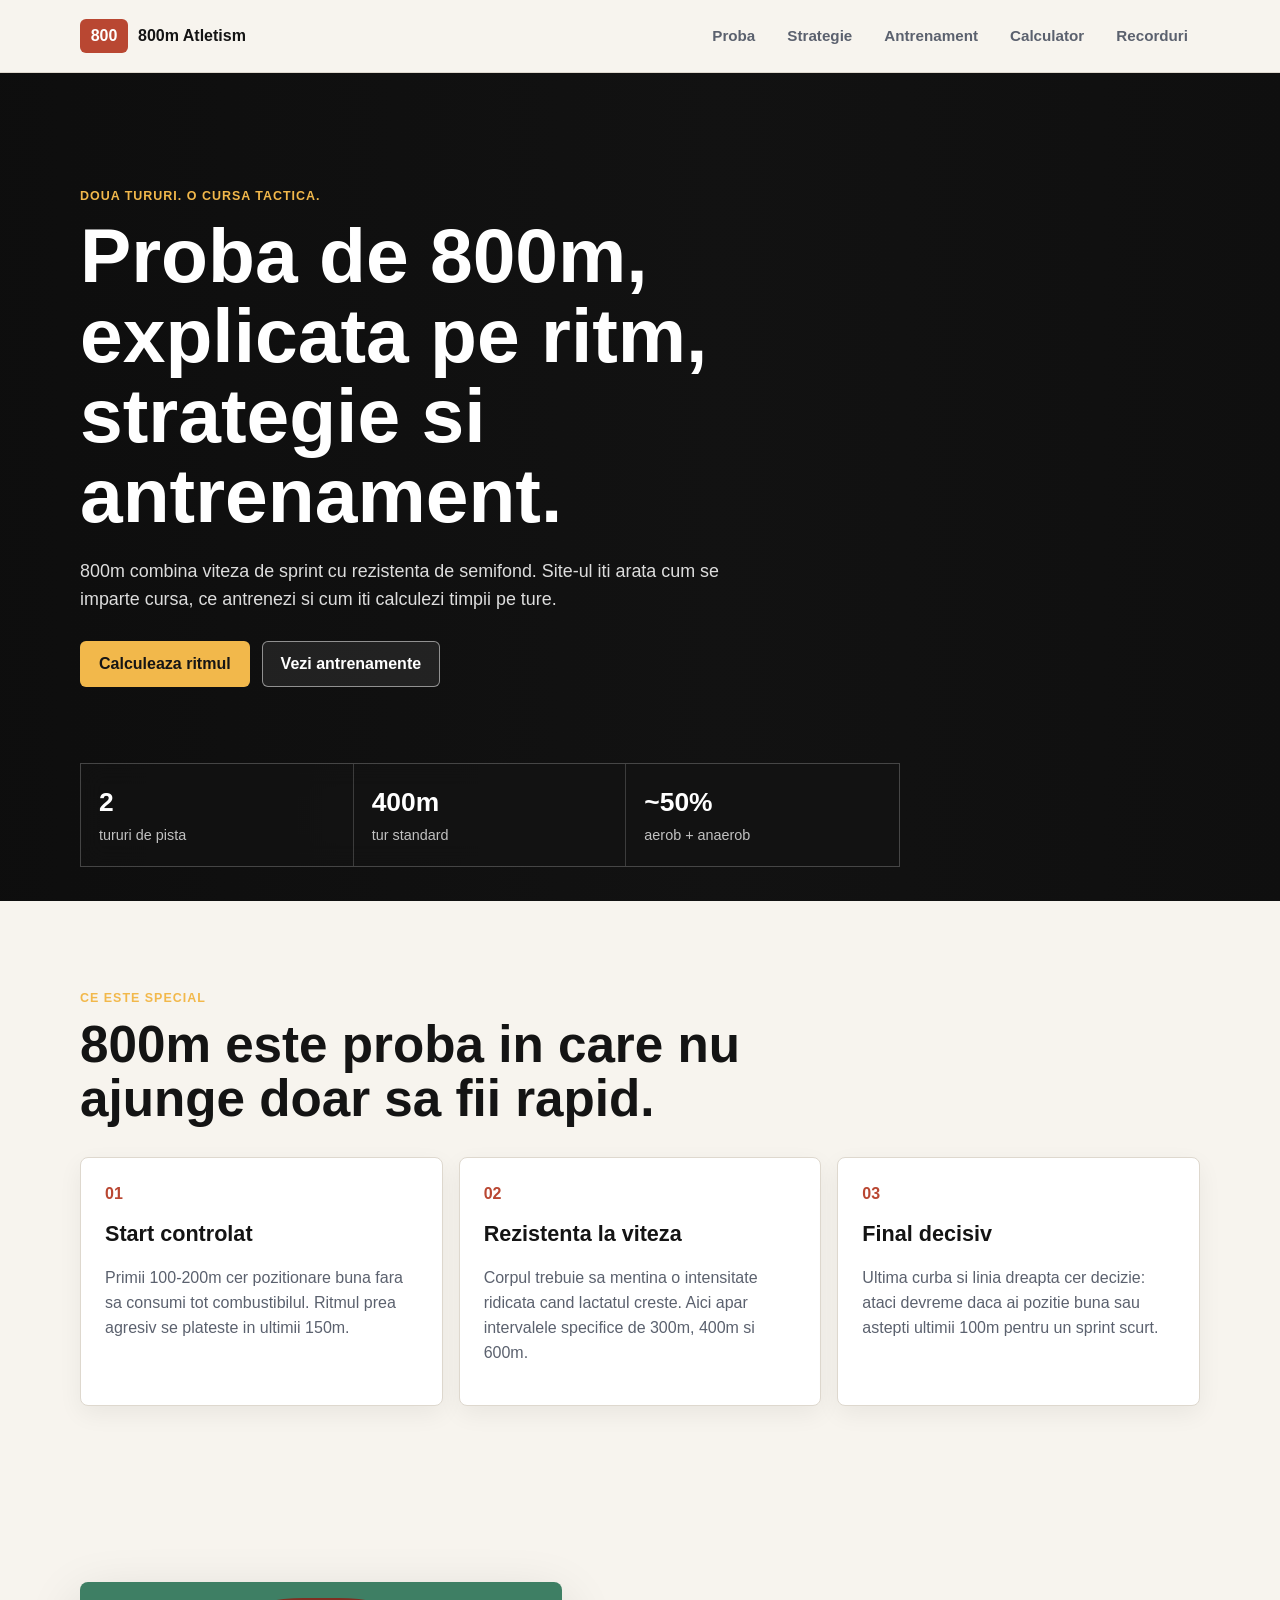
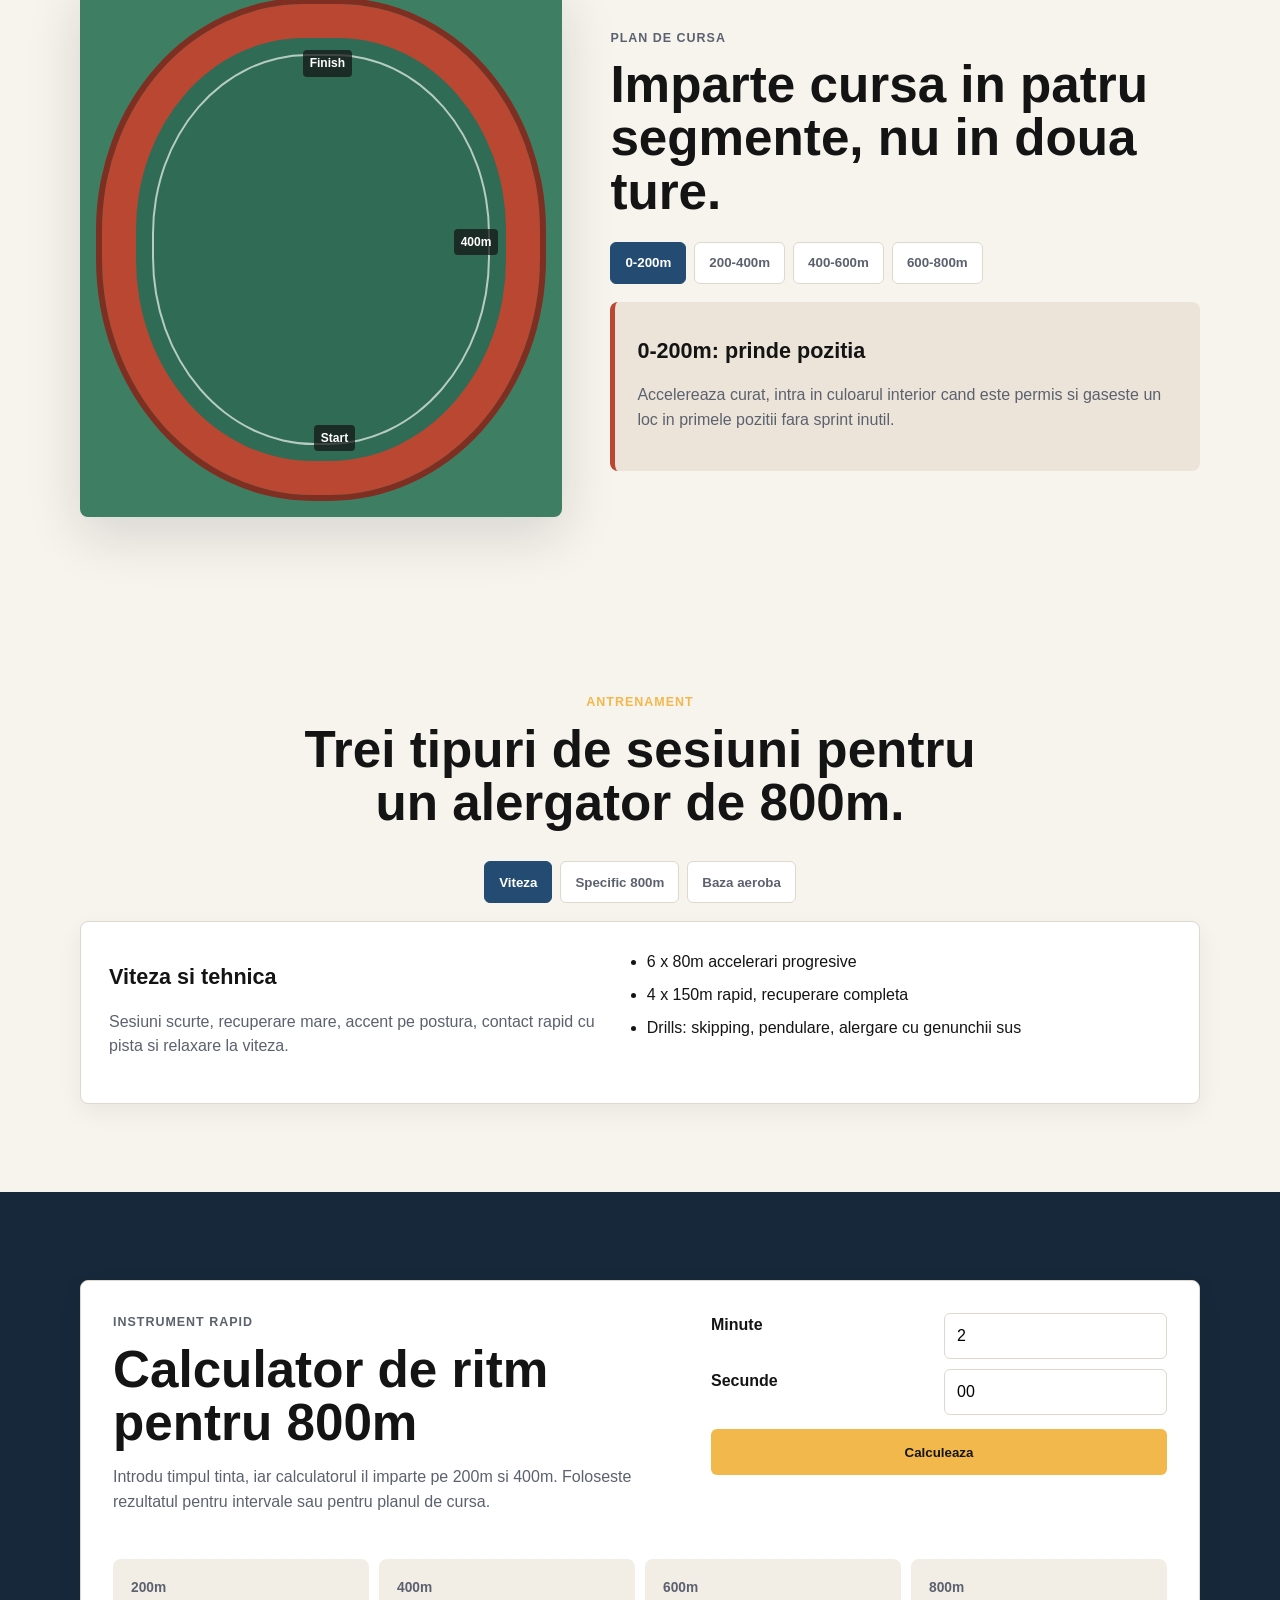
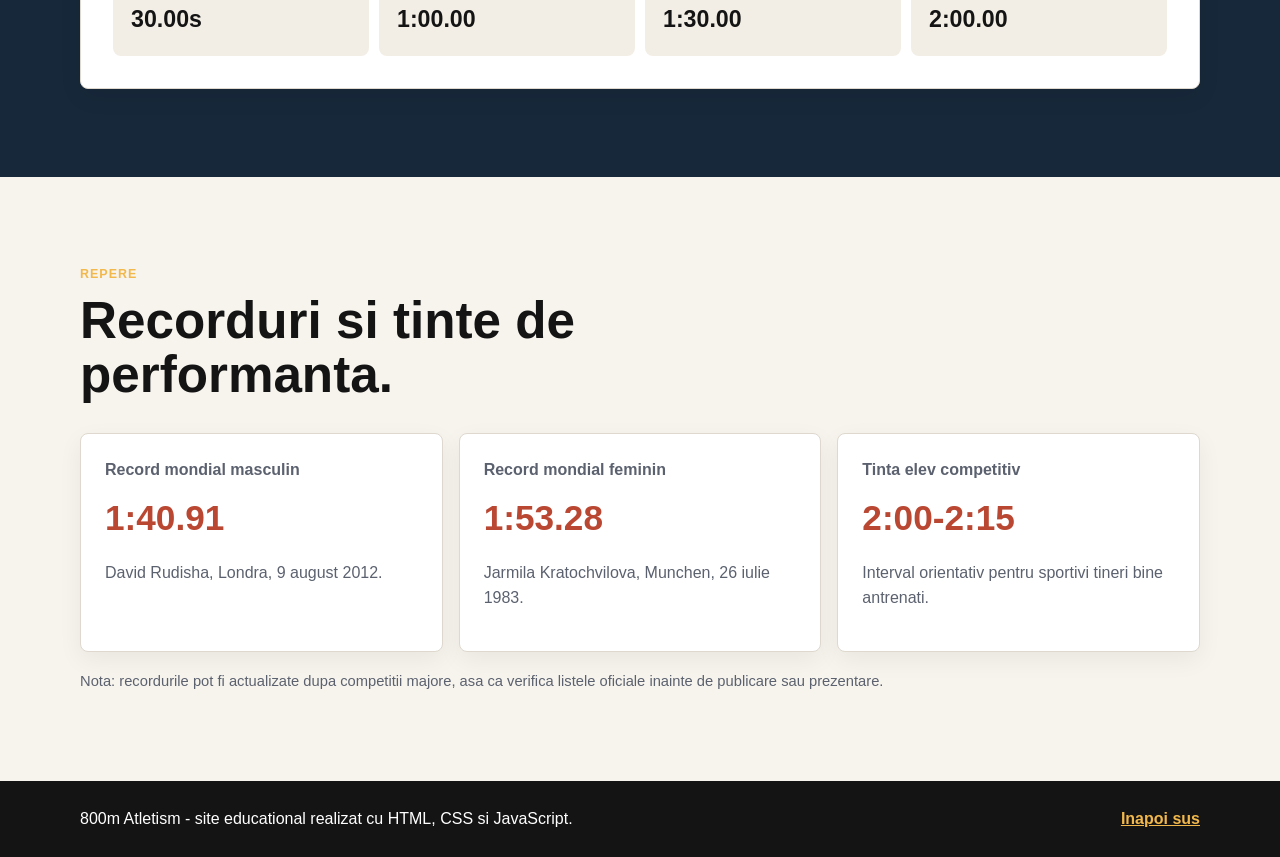
<file: index.html>
<!DOCTYPE html>
<html lang="ro">
<head>
    <meta charset="UTF-8">
    <meta name="viewport" content="width=device-width, initial-scale=1.0">
    <meta name="description" content="Site dedicat probei de atletism 800m: reguli, strategie, antrenamente, recorduri si calculator de ritm.">
    <title>800m Atletism | Strategie, antrenament si ritm</title>
    <link rel="stylesheet" href="styles.css">
</head>
<body>
    <header class="site-header">
        <nav class="nav" aria-label="Navigatie principala">
            <a class="brand" href="#acasa" aria-label="800m Atletism">
                <span class="brand-mark">800</span>
                <span>800m Atletism</span>
            </a>
            <button class="nav-toggle" type="button" aria-label="Deschide meniul" aria-expanded="false">
                <span></span>
                <span></span>
                <span></span>
            </button>
            <ul class="nav-links">
                <li><a href="#proba">Proba</a></li>
                <li><a href="#strategie">Strategie</a></li>
                <li><a href="#antrenament">Antrenament</a></li>
                <li><a href="#calculator">Calculator</a></li>
                <li><a href="#recorduri">Recorduri</a></li>
            </ul>
        </nav>
    </header>

    <main>
        <section id="acasa" class="hero">
            <div class="hero-bg" role="img" aria-label="Atleti alergand pe pista"></div>
            <div class="hero-content">
                <p class="eyebrow">Doua tururi. O cursa tactica.</p>
                <h1>Proba de 800m, explicata pe ritm, strategie si antrenament.</h1>
                <p class="hero-copy">800m combina viteza de sprint cu rezistenta de semifond. Site-ul iti arata cum se imparte cursa, ce antrenezi si cum iti calculezi timpii pe ture.</p>
                <div class="hero-actions">
                    <a class="button primary" href="#calculator">Calculeaza ritmul</a>
                    <a class="button ghost" href="#antrenament">Vezi antrenamente</a>
                </div>
            </div>
            <div class="hero-panel" aria-label="Date rapide despre proba de 800m">
                <div>
                    <strong>2</strong>
                    <span>tururi de pista</span>
                </div>
                <div>
                    <strong>400m</strong>
                    <span>tur standard</span>
                </div>
                <div>
                    <strong>~50%</strong>
                    <span>aerob + anaerob</span>
                </div>
            </div>
        </section>

        <section id="proba" class="section intro-section">
            <div class="section-heading">
                <p class="eyebrow">Ce este special</p>
                <h2>800m este proba in care nu ajunge doar sa fii rapid.</h2>
            </div>
            <div class="feature-grid">
                <article class="feature">
                    <span class="feature-number">01</span>
                    <h3>Start controlat</h3>
                    <p>Primii 100-200m cer pozitionare buna fara sa consumi tot combustibilul. Ritmul prea agresiv se plateste in ultimii 150m.</p>
                </article>
                <article class="feature">
                    <span class="feature-number">02</span>
                    <h3>Rezistenta la viteza</h3>
                    <p>Corpul trebuie sa mentina o intensitate ridicata cand lactatul creste. Aici apar intervalele specifice de 300m, 400m si 600m.</p>
                </article>
                <article class="feature">
                    <span class="feature-number">03</span>
                    <h3>Final decisiv</h3>
                    <p>Ultima curba si linia dreapta cer decizie: ataci devreme daca ai pozitie buna sau astepti ultimii 100m pentru un sprint scurt.</p>
                </article>
            </div>
        </section>

        <section id="strategie" class="section split-section">
            <div class="track-card">
                <div class="track">
                    <div class="lane lane-1"></div>
                    <div class="lane lane-2"></div>
                    <div class="runner" aria-hidden="true"></div>
                    <span class="marker marker-start">Start</span>
                    <span class="marker marker-400">400m</span>
                    <span class="marker marker-finish">Finish</span>
                </div>
            </div>
            <div class="copy-block">
                <p class="eyebrow">Plan de cursa</p>
                <h2>Imparte cursa in patru segmente, nu in doua ture.</h2>
                <div class="timeline">
                    <button class="segment active" type="button" data-segment="0">0-200m</button>
                    <button class="segment" type="button" data-segment="1">200-400m</button>
                    <button class="segment" type="button" data-segment="2">400-600m</button>
                    <button class="segment" type="button" data-segment="3">600-800m</button>
                </div>
                <div class="segment-output" aria-live="polite">
                    <h3 id="segment-title">0-200m: prinde pozitia</h3>
                    <p id="segment-text">Accelereaza curat, intra in culoarul interior cand este permis si gaseste un loc in primele pozitii fara sprint inutil.</p>
                </div>
            </div>
        </section>

        <section id="antrenament" class="section training-section">
            <div class="section-heading">
                <p class="eyebrow">Antrenament</p>
                <h2>Trei tipuri de sesiuni pentru un alergator de 800m.</h2>
            </div>
            <div class="tabs" role="tablist" aria-label="Tipuri de antrenament">
                <button class="tab active" type="button" role="tab" aria-selected="true" data-plan="viteza">Viteza</button>
                <button class="tab" type="button" role="tab" aria-selected="false" data-plan="specific">Specific 800m</button>
                <button class="tab" type="button" role="tab" aria-selected="false" data-plan="baza">Baza aeroba</button>
            </div>
            <div class="plan-card">
                <div>
                    <h3 id="plan-title">Viteza si tehnica</h3>
                    <p id="plan-description">Sesiuni scurte, recuperare mare, accent pe postura, contact rapid cu pista si relaxare la viteza.</p>
                </div>
                <ul id="plan-list">
                    <li>6 x 80m accelerari progresive</li>
                    <li>4 x 150m rapid, recuperare completa</li>
                    <li>Drills: skipping, pendulare, alergare cu genunchii sus</li>
                </ul>
            </div>
        </section>

        <section id="calculator" class="section calculator-section">
            <div class="calculator">
                <div class="calculator-copy">
                    <p class="eyebrow">Instrument rapid</p>
                    <h2>Calculator de ritm pentru 800m</h2>
                    <p>Introdu timpul tinta, iar calculatorul il imparte pe 200m si 400m. Foloseste rezultatul pentru intervale sau pentru planul de cursa.</p>
                </div>
                <form class="pace-form" id="pace-form">
                    <label for="minutes">Minute</label>
                    <input id="minutes" name="minutes" type="number" min="0" max="9" value="2">
                    <label for="seconds">Secunde</label>
                    <input id="seconds" name="seconds" type="number" min="0" max="59" value="00">
                    <button class="button primary" type="submit">Calculeaza</button>
                </form>
                <div class="pace-results" aria-live="polite">
                    <div>
                        <span>200m</span>
                        <strong id="split-200">30.00s</strong>
                    </div>
                    <div>
                        <span>400m</span>
                        <strong id="split-400">1:00.00</strong>
                    </div>
                    <div>
                        <span>600m</span>
                        <strong id="split-600">1:30.00</strong>
                    </div>
                    <div>
                        <span>800m</span>
                        <strong id="split-800">2:00.00</strong>
                    </div>
                </div>
            </div>
        </section>

        <section id="recorduri" class="section records-section">
            <div class="section-heading">
                <p class="eyebrow">Repere</p>
                <h2>Recorduri si tinte de performanta.</h2>
            </div>
            <div class="records-grid">
                <article class="record-card">
                    <span>Record mondial masculin</span>
                    <strong>1:40.91</strong>
                    <p>David Rudisha, Londra, 9 august 2012.</p>
                </article>
                <article class="record-card">
                    <span>Record mondial feminin</span>
                    <strong>1:53.28</strong>
                    <p>Jarmila Kratochvilova, Munchen, 26 iulie 1983.</p>
                </article>
                <article class="record-card">
                    <span>Tinta elev competitiv</span>
                    <strong>2:00-2:15</strong>
                    <p>Interval orientativ pentru sportivi tineri bine antrenati.</p>
                </article>
            </div>
            <p class="source-note">Nota: recordurile pot fi actualizate dupa competitii majore, asa ca verifica listele oficiale inainte de publicare sau prezentare.</p>
        </section>
    </main>

    <footer class="footer">
        <p>800m Atletism - site educational realizat cu HTML, CSS si JavaScript.</p>
        <a href="#acasa">Inapoi sus</a>
    </footer>

    <script src="script.js"></script>
</body>
</html>
</file>
<file: styles.css>
:root {
    --ink: #141414;
    --muted: #5b616e;
    --paper: #f7f4ee;
    --surface: #ffffff;
    --line: #ded8ce;
    --track: #b94732;
    --track-dark: #7f2f22;
    --grass: #3e7f64;
    --gold: #f2b84b;
    --blue: #244c73;
    --shadow: 0 18px 55px rgba(20, 20, 20, 0.14);
}

* {
    box-sizing: border-box;
}

html {
    scroll-behavior: smooth;
}

body {
    margin: 0;
    color: var(--ink);
    background: var(--paper);
    font-family: Arial, Helvetica, sans-serif;
    line-height: 1.55;
}

img {
    max-width: 100%;
}

a {
    color: inherit;
}

.site-header {
    position: sticky;
    top: 0;
    z-index: 20;
    background: rgba(247, 244, 238, 0.93);
    border-bottom: 1px solid var(--line);
    backdrop-filter: blur(14px);
}

.nav {
    width: min(1120px, calc(100% - 32px));
    margin: 0 auto;
    min-height: 72px;
    display: flex;
    align-items: center;
    justify-content: space-between;
    gap: 20px;
}

.brand {
    display: inline-flex;
    align-items: center;
    gap: 10px;
    text-decoration: none;
    font-weight: 800;
}

.brand-mark {
    display: grid;
    place-items: center;
    width: 48px;
    height: 34px;
    color: #fff;
    background: var(--track);
    border-radius: 6px;
    letter-spacing: 0;
}

.nav-links {
    display: flex;
    align-items: center;
    gap: 8px;
    margin: 0;
    padding: 0;
    list-style: none;
}

.nav-links a {
    display: inline-flex;
    padding: 10px 12px;
    color: var(--muted);
    text-decoration: none;
    border-radius: 6px;
    font-weight: 700;
    font-size: 0.95rem;
}

.nav-links a:hover,
.nav-links a.active {
    color: var(--ink);
    background: #ece4d8;
}

.nav-toggle {
    display: none;
    width: 44px;
    height: 44px;
    padding: 0;
    border: 1px solid var(--line);
    background: var(--surface);
    border-radius: 6px;
}

.nav-toggle span {
    display: block;
    width: 20px;
    height: 2px;
    margin: 4px auto;
    background: var(--ink);
}

.hero {
    position: relative;
    min-height: calc(100vh - 72px);
    display: grid;
    align-items: end;
    padding: 80px max(24px, calc((100vw - 1120px) / 2)) 34px;
    overflow: hidden;
    color: #fff;
    background: #151515;
}

.hero-bg {
    position: absolute;
    inset: 0;
    background:
        linear-gradient(90deg, rgba(12, 12, 12, 0.82), rgba(12, 12, 12, 0.34) 56%, rgba(12, 12, 12, 0.66)),
        url("https://images.unsplash.com/photo-1461896836934-ffe607ba8211?auto=format&fit=crop&w=1800&q=80") center / cover;
}

.hero-content {
    position: relative;
    z-index: 1;
    width: min(780px, 100%);
    padding-bottom: 42px;
}

.eyebrow {
    margin: 0 0 10px;
    color: var(--gold);
    font-weight: 800;
    text-transform: uppercase;
    font-size: 0.78rem;
    letter-spacing: 0.08em;
}

.hero h1,
.section-heading h2,
.copy-block h2,
.calculator-copy h2 {
    margin: 0;
    line-height: 1.04;
    letter-spacing: 0;
}

.hero h1 {
    max-width: 760px;
    font-size: clamp(2.35rem, 6vw, 5.8rem);
}

.hero-copy {
    max-width: 660px;
    margin: 22px 0 0;
    color: rgba(255, 255, 255, 0.86);
    font-size: 1.12rem;
}

.hero-actions {
    display: flex;
    flex-wrap: wrap;
    gap: 12px;
    margin-top: 28px;
}

.button {
    display: inline-flex;
    align-items: center;
    justify-content: center;
    min-height: 46px;
    padding: 0 18px;
    border: 1px solid transparent;
    border-radius: 6px;
    font-weight: 800;
    text-decoration: none;
    cursor: pointer;
}

.button.primary {
    color: #151515;
    background: var(--gold);
}

.button.ghost {
    color: #fff;
    border-color: rgba(255, 255, 255, 0.5);
    background: rgba(255, 255, 255, 0.08);
}

.hero-panel {
    position: relative;
    z-index: 1;
    width: min(820px, 100%);
    display: grid;
    grid-template-columns: repeat(3, 1fr);
    border: 1px solid rgba(255, 255, 255, 0.22);
    background: rgba(20, 20, 20, 0.62);
    backdrop-filter: blur(12px);
}

.hero-panel div {
    padding: 18px;
    border-right: 1px solid rgba(255, 255, 255, 0.18);
}

.hero-panel div:last-child {
    border-right: 0;
}

.hero-panel strong {
    display: block;
    font-size: 1.65rem;
}

.hero-panel span {
    color: rgba(255, 255, 255, 0.74);
    font-size: 0.9rem;
}

.section {
    width: min(1120px, calc(100% - 32px));
    margin: 0 auto;
    padding: 88px 0;
}

.section-heading {
    max-width: 720px;
    margin-bottom: 32px;
}

.section-heading h2,
.copy-block h2,
.calculator-copy h2 {
    font-size: clamp(2rem, 4vw, 3.4rem);
}

.feature-grid,
.records-grid {
    display: grid;
    grid-template-columns: repeat(3, 1fr);
    gap: 16px;
}

.feature,
.record-card,
.plan-card,
.calculator {
    background: var(--surface);
    border: 1px solid var(--line);
    border-radius: 8px;
    box-shadow: 0 8px 24px rgba(20, 20, 20, 0.06);
}

.feature {
    padding: 24px;
}

.feature-number {
    color: var(--track);
    font-weight: 900;
}

.feature h3,
.segment-output h3,
.plan-card h3 {
    margin: 10px 0 8px;
    font-size: 1.35rem;
}

.feature p,
.copy-block p,
.plan-card p,
.record-card p,
.calculator-copy p,
.source-note {
    color: var(--muted);
}

.split-section {
    display: grid;
    grid-template-columns: 0.9fr 1.1fr;
    align-items: center;
    gap: 48px;
}

.track-card {
    padding: 22px;
    background: var(--grass);
    border-radius: 8px;
    box-shadow: var(--shadow);
}

.track {
    position: relative;
    aspect-ratio: 1 / 1.12;
    border: 34px solid var(--track);
    border-radius: 46% 46% 48% 48%;
    background: #2f6b55;
    outline: 6px solid var(--track-dark);
    overflow: hidden;
}

.lane {
    position: absolute;
    inset: -22px;
    border: 2px solid rgba(255, 255, 255, 0.65);
    border-radius: inherit;
}

.lane-2 {
    inset: 16px;
}

.runner {
    position: absolute;
    left: 50%;
    bottom: -28px;
    width: 18px;
    height: 18px;
    background: var(--gold);
    border: 3px solid #151515;
    border-radius: 50%;
    animation: lap 6s linear infinite;
}

.marker {
    position: absolute;
    padding: 4px 7px;
    color: #fff;
    background: rgba(20, 20, 20, 0.72);
    border-radius: 4px;
    font-size: 0.75rem;
    font-weight: 800;
}

.marker-start {
    left: 48%;
    bottom: 10px;
}

.marker-400 {
    right: 8px;
    top: 45%;
}

.marker-finish {
    left: 45%;
    top: 12px;
}

@keyframes lap {
    0% { transform: translate(-50%, 0); left: 50%; bottom: -28px; }
    24% { transform: translate(0, 0); left: 100%; bottom: 44%; }
    50% { transform: translate(-50%, 0); left: 50%; bottom: calc(100% - 4px); }
    74% { transform: translate(0, 0); left: -14px; bottom: 44%; }
    100% { transform: translate(-50%, 0); left: 50%; bottom: -28px; }
}

.timeline,
.tabs {
    display: flex;
    flex-wrap: wrap;
    gap: 8px;
    margin: 24px 0 18px;
}

.segment,
.tab {
    min-height: 42px;
    padding: 0 14px;
    border: 1px solid var(--line);
    color: var(--muted);
    background: var(--surface);
    border-radius: 6px;
    font-weight: 800;
    cursor: pointer;
}

.segment.active,
.tab.active {
    color: #fff;
    background: var(--blue);
    border-color: var(--blue);
}

.segment-output {
    padding: 22px;
    background: #ece4d8;
    border-left: 5px solid var(--track);
    border-radius: 8px;
}

.training-section .section-heading {
    margin-left: auto;
    margin-right: auto;
    text-align: center;
}

.tabs {
    justify-content: center;
}

.plan-card {
    display: grid;
    grid-template-columns: 0.9fr 1fr;
    gap: 28px;
    padding: 28px;
}

.plan-card ul {
    margin: 0;
    padding-left: 20px;
}

.plan-card li + li {
    margin-top: 8px;
}

.calculator-section {
    width: 100%;
    background: #17283a;
    padding-left: max(16px, calc((100vw - 1120px) / 2));
    padding-right: max(16px, calc((100vw - 1120px) / 2));
}

.calculator {
    display: grid;
    grid-template-columns: 1fr 0.8fr;
    gap: 28px;
    padding: 32px;
}

.pace-form {
    display: grid;
    grid-template-columns: 1fr 1fr;
    align-content: start;
    gap: 10px;
}

.pace-form label {
    font-weight: 800;
}

.pace-form input {
    width: 100%;
    height: 46px;
    padding: 0 12px;
    border: 1px solid var(--line);
    border-radius: 6px;
    font: inherit;
}

.pace-form .button {
    grid-column: 1 / -1;
    margin-top: 4px;
}

.pace-results {
    grid-column: 1 / -1;
    display: grid;
    grid-template-columns: repeat(4, 1fr);
    gap: 10px;
}

.pace-results div {
    padding: 18px;
    border-radius: 8px;
    background: #f3eee5;
}

.pace-results span {
    display: block;
    color: var(--muted);
    font-weight: 800;
    font-size: 0.86rem;
}

.pace-results strong {
    display: block;
    margin-top: 4px;
    font-size: 1.45rem;
}

.record-card {
    padding: 24px;
}

.record-card span {
    color: var(--muted);
    font-weight: 800;
}

.record-card strong {
    display: block;
    margin: 8px 0;
    font-size: 2.2rem;
    color: var(--track);
}

.source-note {
    margin: 18px 0 0;
    font-size: 0.92rem;
}

.footer {
    display: flex;
    justify-content: space-between;
    gap: 16px;
    padding: 26px max(16px, calc((100vw - 1120px) / 2));
    color: #fff;
    background: #141414;
}

.footer p {
    margin: 0;
}

.footer a {
    color: var(--gold);
    font-weight: 800;
}

@media (max-width: 820px) {
    .nav-toggle {
        display: block;
    }

    .nav-links {
        position: absolute;
        left: 16px;
        right: 16px;
        top: 72px;
        display: none;
        flex-direction: column;
        align-items: stretch;
        padding: 12px;
        background: var(--surface);
        border: 1px solid var(--line);
        border-radius: 8px;
        box-shadow: var(--shadow);
    }

    .nav-links.open {
        display: flex;
    }

    .hero {
        min-height: auto;
        padding-top: 110px;
    }

    .hero-panel,
    .feature-grid,
    .records-grid,
    .split-section,
    .plan-card,
    .calculator,
    .pace-results {
        grid-template-columns: 1fr;
    }

    .hero-panel div {
        border-right: 0;
        border-bottom: 1px solid rgba(255, 255, 255, 0.18);
    }

    .hero-panel div:last-child {
        border-bottom: 0;
    }

    .split-section {
        gap: 28px;
    }

    .track-card {
        order: 2;
    }

    .footer {
        flex-direction: column;
    }
}

@media (max-width: 520px) {
    .hero-actions,
    .timeline,
    .tabs {
        flex-direction: column;
    }

    .button,
    .segment,
    .tab {
        width: 100%;
    }

    .pace-form {
        grid-template-columns: 1fr;
    }
}
</file>
